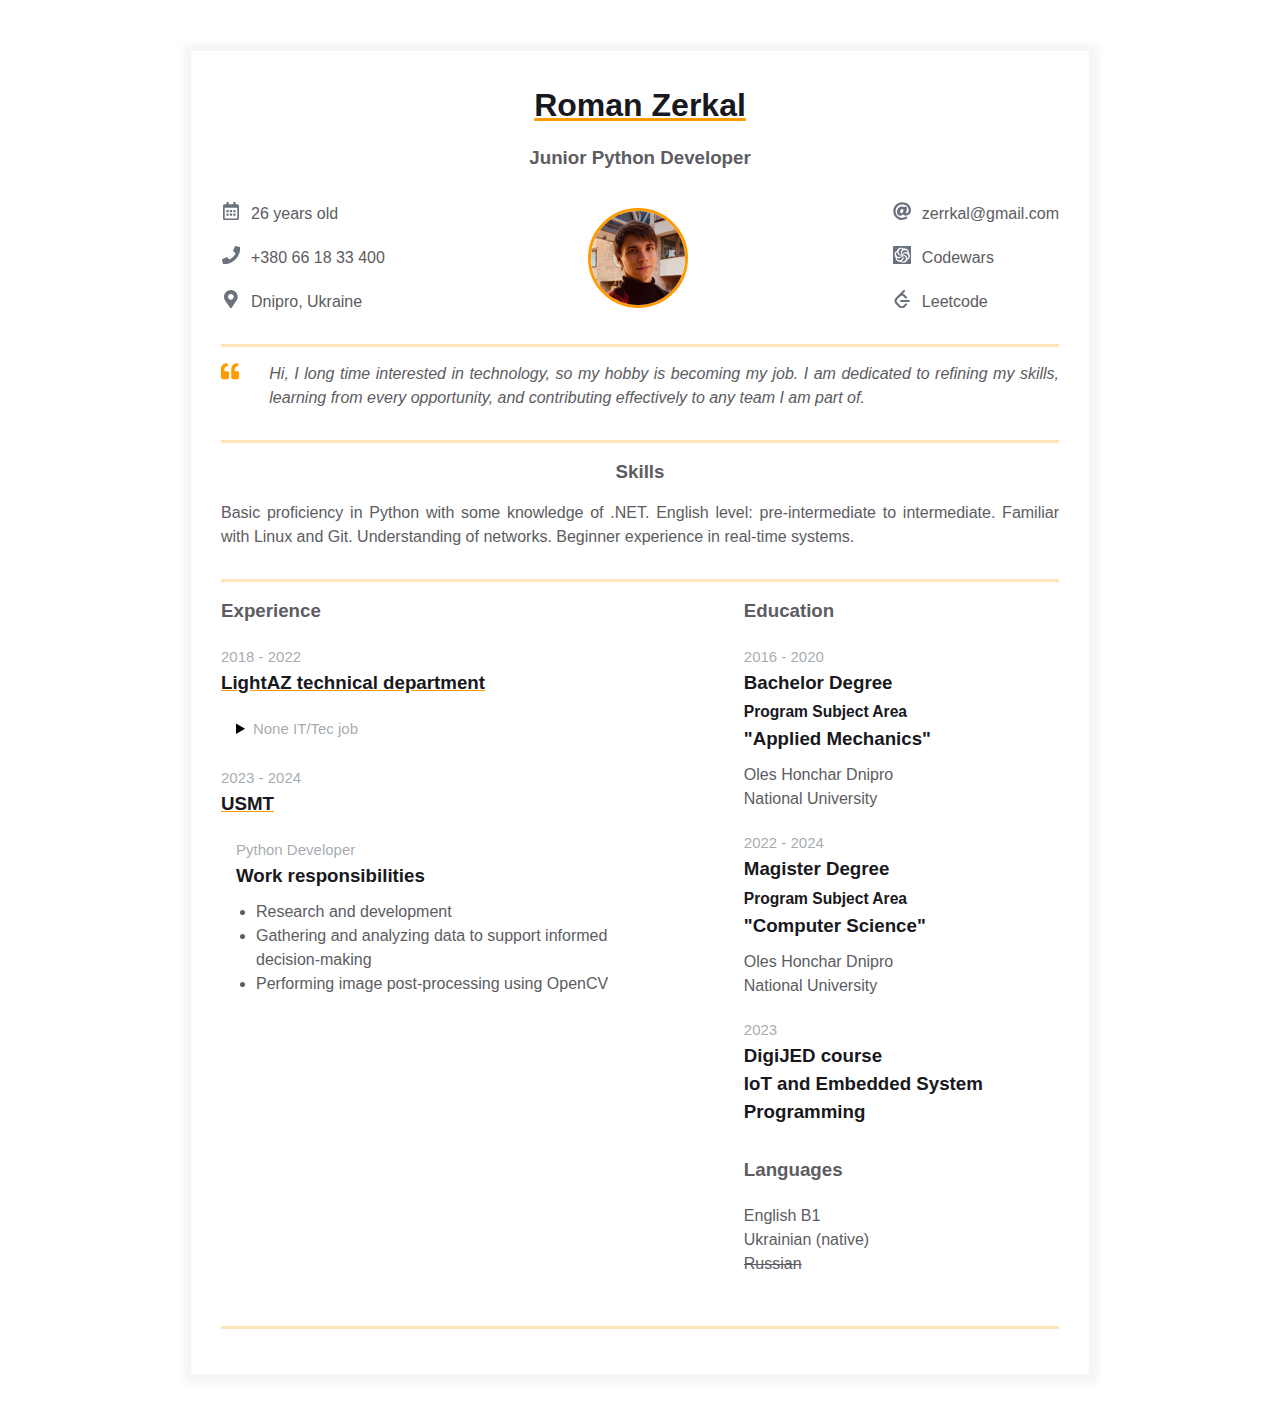
<file: index.html>
<!DOCTYPE html>
<html>
<head>
    <link rel="stylesheet" href="styles.css">
    <meta name="viewport" content="width=device-width, initial-scale=1" />
    <meta charset="UTF-8" />
    <title>Résumé</title>
</head>
<body>
    <main>
        <div class="resume">
            <div class="container">
                <div class="resume__block">
                    <h1 class="contact-info__header">Roman Zerkal</h1>
                    <h3 class="contact-info__sub-header">Junior Python Developer</h3>

                    <div class="contact_info_container fh">
                        <div class="contact-info__block">
                            <a href="" rel="author" class="contact-info__item">
                                <div class="contact-info__item-icon-wrapper">
                                    <svg class="contact-info__item-icon" xmlns="http://www.w3.org/2000/svg" viewBox="0 0 448 512">
                                        <path d="M148 288h-40c-6.6 0-12-5.4-12-12v-40c0-6.6 5.4-12 12-12h40c6.6 0 12 5.4 12 12v40c0 6.6-5.4 12-12 12zm108-12v-40c0-6.6-5.4-12-12-12h-40c-6.6 0-12 5.4-12 12v40c0 6.6 5.4 12 12 12h40c6.6 0 12-5.4 12-12zm96 0v-40c0-6.6-5.4-12-12-12h-40c-6.6 0-12 5.4-12 12v40c0 6.6 5.4 12 12 12h40c6.6 0 12-5.4 12-12zm-96 96v-40c0-6.6-5.4-12-12-12h-40c-6.6 0-12 5.4-12 12v40c0 6.6 5.4 12 12 12h40c6.6 0 12-5.4 12-12zm-96 0v-40c0-6.6-5.4-12-12-12h-40c-6.6 0-12 5.4-12 12v40c0 6.6 5.4 12 12 12h40c6.6 0 12-5.4 12-12zm192 0v-40c0-6.6-5.4-12-12-12h-40c-6.6 0-12 5.4-12 12v40c0 6.6 5.4 12 12 12h40c6.6 0 12-5.4 12-12zm96-260v352c0 26.5-21.5 48-48 48H48c-26.5 0-48-21.5-48-48V112c0-26.5 21.5-48 48-48h48V12c0-6.6 5.4-12 12-12h40c6.6 0 12 5.4 12 12v52h128V12c0-6.6 5.4-12 12-12h40c6.6 0 12 5.4 12 12v52h48c26.5 0 48 21.5 48 48zm-48 346V160H48v298c0 3.3 2.7 6 6 6h340c3.3 0 6-2.7 6-6z">
                                        </path>
                                </div>
                                <span>26 years old</span>
                            </a>
                            <a href="" rel="author" class="contact-info__item">
                                <div class="contact-info__item-icon-wrapper">
                                    <svg class="contact-info__item-icon" xmlns="http://www.w3.org/2000/svg" viewBox="0 0 512 512">
                                        <path d="M493.4 24.6l-104-24c-11.3-2.6-22.9 3.3-27.5 13.9l-48 112c-4.2 9.8-1.4 21.3 6.9 28l60.6 49.6c-36 76.7-98.9 140.5-177.2 177.2l-49.6-60.6c-6.8-8.3-18.2-11.1-28-6.9l-112 48C3.9 366.5-2 378.1.6 389.4l24 104C27.1 504.2 36.7 512 48 512c256.1 0 464-207.5 464-464 0-11.2-7.7-20.9-18.6-23.4z">
                                        </path>
                                    </svg>
                                </div>
                                <span>+380 66 18 33 400</span>
                            </a>
                            <a href="" rel="author" class="contact-info__item">
                                <div class="contact-info__item-icon-wrapper">
                                    <svg class="contact-info__item-icon" xmlns="http://www.w3.org/2000/svg" viewBox="0 0 384 512">
                                        <path d="M172.268 501.67C26.97 291.031 0 269.413 0 192 0 85.961 85.961 0 192 0s192 85.961 192 192c0 77.413-26.97 99.031-172.268 309.67-9.535 13.774-29.93 13.773-39.464 0zM192 272c44.183 0 80-35.817 80-80s-35.817-80-80-80-80 35.817-80 80 35.817 80 80 80z">
                                        </path>
                                    </svg>
                                </div>
                                <span>Dnipro, Ukraine</span>
                            </a>
                        </div>

                        <div class="contact-info__block contact-info__block--center">
                            <img class="contact-info__avatar" src="Avatar/avatar.png" alt="Avatar">
                        </div>
                        <div class="contact-info__block">
                            <a href="" rel="author" class="contact-info__item">
                                <div class="contact-info__item-icon-wrapper">
                                    <svg class="contact-info__item-icon" xmlns="http://www.w3.org/2000/svg" viewBox="0 0 512 512">
                                        <path d="M256 8C118.941 8 8 118.919 8 256c0 137.059 110.919 248 248 248 48.154 0 95.342-14.14 135.408-40.223 12.005-7.815 14.625-24.288 5.552-35.372l-10.177-12.433c-7.671-9.371-21.179-11.667-31.373-5.129C325.92 429.757 291.314 440 256 440c-101.458 0-184-82.542-184-184S154.542 72 256 72c100.139 0 184 57.619 184 160 0 38.786-21.093 79.742-58.17 83.693-17.349-.454-16.91-12.857-13.476-30.024l23.433-121.11C394.653 149.75 383.308 136 368.225 136h-44.981a13.518 13.518 0 0 0-13.432 11.993l-.01.092c-14.697-17.901-40.448-21.775-59.971-21.775-74.58 0-137.831 62.234-137.831 151.46 0 65.303 36.785 105.87 96 105.87 26.984 0 57.369-15.637 74.991-38.333 9.522 34.104 40.613 34.103 70.71 34.103C462.609 379.41 504 307.798 504 232 504 95.653 394.023 8 256 8zm-21.68 304.43c-22.249 0-36.07-15.623-36.07-40.771 0-44.993 30.779-72.729 58.63-72.729 22.292 0 35.601 15.241 35.601 40.77 0 45.061-33.875 72.73-58.161 72.73z">
                                        </path>
                                    </svg>
                                </div>
                                <span>zerrkal@gmail.com</span>
                            </a>
                            <a href="https://www.codewars.com/users/Bubaleh" target="_blank" rel="author" class="contact-info__item">
                                <div class="contact-info__item-icon-wrapper">
                                    <svg class="contact-info__item-icon" xmlns="http://www.w3.org/2000/svg" viewBox="0 0 24 24">
                                        <path d="M1.072.142A1.072 1.072 0 0 0 0 1.214v21.572a1.072 1.072 0 0 0 1.072 1.072h21.856A1.072 1.072 0 0 0 24 22.786V1.214A1.072 1.072 0 0 0 22.928.142zm9.736 1.818a.904.904 0 0 1 .828.539.784.784 0 0 1 1.274.493.639.639 0 0 1 .29-.06c.33.008.59.262.625.575a1.322 1.322 0 0 1 .624-.515 1.325 1.325 0 0 1 1.718.71 1.098 1.098 0 0 1 .306-.236 1.102 1.102 0 0 1 1.483.479 1.094 1.094 0 0 1 .12.47.994.994 0 0 1 1.322 1.214.904.904 0 0 1 .874 1.438.784.784 0 0 1 .176 1.356.639.639 0 0 1 .19.224.642.642 0 0 1-.011.613 1.326 1.326 0 0 1 .482.235 1.334 1.334 0 0 1 .258 1.842 1.098 1.098 0 0 1 .35.15 1.102 1.102 0 0 1 .337 1.516 1.094 1.094 0 0 1-.344.344.994.994 0 0 1 .228 1.318 1.006 1.006 0 0 1-.605.434.904.904 0 0 1-.803 1.482.814.814 0 0 0-.008-.04.784.784 0 0 1-1.075.873.639.639 0 0 1-.098.28.625.625 0 0 1-.43.288 1.33 1.33 0 0 1 .023.456 1.334 1.334 0 0 1-1.44 1.173 1.098 1.098 0 0 1 .054.377 1.102 1.102 0 0 1-1.128 1.072 1.098 1.098 0 0 1-.47-.12.994.994 0 0 1-1.696.583.904.904 0 0 1-1.685.075.784.784 0 0 1-1.274-.493.639.639 0 0 1-.29.064.64.64 0 0 1-.621-.58l.004-.007a1.326 1.326 0 0 1-.632.523 1.334 1.334 0 0 1-1.718-.706 1.098 1.098 0 0 1-.306.232 1.102 1.102 0 0 1-1.48-.478 1.094 1.094 0 0 1-.123-.471.994.994 0 0 1-1.318-1.21.904.904 0 0 1-.874-1.442.784.784 0 0 1-.176-1.356.639.639 0 0 1-.194-.224.642.642 0 0 1 .011-.61l.019.004a1.326 1.326 0 0 1-.497-.239 1.334 1.334 0 0 1-.262-1.845 1.098 1.098 0 0 1-.35-.146 1.102 1.102 0 0 1-.337-1.52 1.094 1.094 0 0 1 .347-.34A.994.994 0 0 1 2.88 9a.904.904 0 0 1 .803-1.48.784.784 0 0 1 1.083-.836.639.639 0 0 1 .098-.28.649.649 0 0 1 .433-.288 1.33 1.33 0 0 1-.026-.452A1.334 1.334 0 0 1 6.716 4.49a1.098 1.098 0 0 1-.06-.377 1.101 1.101 0 0 1 1.13-1.073 1.094 1.094 0 0 1 .47.115.994.994 0 0 1 1.696-.579.904.904 0 0 1 .857-.617zM3.683 7.519a.784.784 0 0 0 .008.041l-.004-.04a.904.904 0 0 0-.004-.001zM17.502 19.61a1.098 1.098 0 0 0-.002-.004h-.037a1.334 1.334 0 0 0 .039.004zM13.825 3.507a1.322 1.322 0 0 0-.008.012l.008-.011zm-2.369-.014-.003.003a.9.9 0 0 1-.665.27.896.896 0 0 1-.583-.232.994.994 0 0 1-.986.732.99.99 0 0 1-.362-.075 1.098 1.098 0 0 1-1.061 1.046 1.326 1.326 0 0 1 .123.736 1.334 1.334 0 0 1-.725 1.035 1.1 1.1 0 0 1 .307.795 1.106 1.106 0 0 1-.232.65c.321.18.53.523.523.915a1.016 1.016 0 0 1-.07.337.915.915 0 0 1 .82.937.923.923 0 0 1-.01.138.74.74 0 0 1 .157-.01c.343.007.627.25.702.57a.661.661 0 0 1 .38-.111c.31.007.561.224.632.511a.418.418 0 0 1 .381-.015 1.352 1.352 0 0 1 .303-.63.418.418 0 0 1-.12-.143.422.422 0 0 1 .004-.392.665.665 0 0 1-.325-1.117.736.736 0 0 1-.359-.336.74.74 0 0 1 .385-1.023.747.747 0 0 0-.06.026.915.915 0 0 1-.201-.262.915.915 0 0 1 .623-1.315V6.53a1.02 1.02 0 0 1 .437-1.371 1.012 1.012 0 0 1 .553-.112 1.11 1.11 0 0 1 .598-1.054 1.12 1.12 0 0 1 .06-.026.642.642 0 0 1-.109-.21.784.784 0 0 1-.455.132.784.784 0 0 1-.662-.396zm4.573 1.512a1.326 1.326 0 0 1-.587.46 1.334 1.334 0 0 1-1.255-.142v-.011a1.11 1.11 0 0 1-.553.66 1.106 1.106 0 0 1-.683.113 1.02 1.02 0 0 1-.553.889 1.016 1.016 0 0 1-.329.105.918.918 0 0 1-.43 1.169.923.923 0 0 1-.127.056.74.74 0 0 1 .086.13.738.738 0 0 1-.168.89.661.661 0 0 1 .28.283.655.655 0 0 1-.149.796.418.418 0 0 1 .153.164c.019.034.03.068.038.101a1.356 1.356 0 0 1 .672-.015.422.422 0 0 1 .056-.142.422.422 0 0 1 .34-.194.665.665 0 0 1 .796-.848.736.736 0 0 1 .112-.478.733.733 0 0 1 1.016-.224.915.915 0 0 1 .127-.306.915.915 0 0 1 1.27-.28.915.915 0 0 1 .179.153 1.02 1.02 0 0 1 1.408-.314 1.012 1.012 0 0 1 .374.422c.355-.24.833-.261 1.214-.015a1.11 1.11 0 0 1 .209.172.642.642 0 0 1 .082-.108.784.784 0 0 1-.332-.337.784.784 0 0 1 .03-.77.9.9 0 0 1-.553-.455.896.896 0 0 1-.075-.624.994.994 0 0 1-1.117-.511.994.994 0 0 1-.104-.359 1.098 1.098 0 0 1-1.427-.43zM5.249 7.37a.784.784 0 0 1-.124.46.784.784 0 0 1-.68.362c.06.235.026.49-.112.71a.896.896 0 0 1-.5.377c.31.325.373.829.12 1.225a.99.99 0 0 1-.255.269 1.098 1.098 0 0 1 .351 1.45 1.326 1.326 0 0 1 .691.276 1.334 1.334 0 0 1 .512 1.154c.28-.064.579-.019.84.15a1.106 1.106 0 0 1 .438.53 1.02 1.02 0 0 1 1.05.03 1.016 1.016 0 0 1 .257.231.914.914 0 0 1 1.225-.224.919.919 0 0 1 .112.086.74.74 0 0 1 .071-.142.74.74 0 0 1 .852-.306.661.661 0 0 1 .1-.381.664.664 0 0 1 .763-.273.418.418 0 0 1 .246-.373 1.36 1.36 0 0 1-.358-.523v-.008a.418.418 0 0 1-.25.075.422.422 0 0 1-.344-.19.665.665 0 0 1-1.132-.243.736.736 0 0 1-.47.149.733.733 0 0 1-.718-.755.915.915 0 0 1-.329.049.915.915 0 0 1-.855-1.177h-.004a1.016 1.016 0 0 1-.993-1.042 1.012 1.012 0 0 1 .168-.534 1.11 1.11 0 0 1-.64-1.035 1.11 1.11 0 0 1 .068-.358.65.65 0 0 1-.1-.019zm11.127 2.133a.913.913 0 0 1-1.225.224.926.926 0 0 1-.112-.082.74.74 0 0 1-.067.142.74.74 0 0 1-.852.302.661.661 0 0 1-.105.385.662.662 0 0 1-.762.277.418.418 0 0 1-.063.212.426.426 0 0 1-.075.086 1.356 1.356 0 0 1 .314.564.418.418 0 0 1 .187-.04.422.422 0 0 1 .343.194.665.665 0 0 1 1.136.242.736.736 0 0 1 .467-.153c.41.008.728.348.72.755a.74.74 0 0 1 0 .008v-.005a.915.915 0 0 1 .326-.052.915.915 0 0 1 .896.941.919.919 0 0 1-.037.236c.564.015 1.008.482.993 1.046a1.012 1.012 0 0 1-.168.534 1.11 1.11 0 0 1 .647 1.035 1.11 1.11 0 0 1-.075.362l.004-.007.1.018a.784.784 0 0 1 .124-.46.784.784 0 0 1 .68-.362.9.9 0 0 1 .112-.71.896.896 0 0 1 .504-.373.994.994 0 0 1-.123-1.225.99.99 0 0 1 .257-.269 1.098 1.098 0 0 1-.35-1.453 1.326 1.326 0 0 1-.696-.273h-.003a1.334 1.334 0 0 1-.512-1.158 1.082 1.082 0 0 1-.837-.145 1.106 1.106 0 0 1-.44-.535 1.02 1.02 0 0 1-1.05-.026 1.016 1.016 0 0 1-.258-.235zm-.094 3.116-.007.066a.74.74 0 0 0 .007-.066zm-2.864-.259a1.36 1.36 0 0 1-.363.598.418.418 0 0 1 .194.187.422.422 0 0 1-.007.396.665.665 0 0 1 .329 1.113.736.736 0 0 1 .358.336.739.739 0 0 1-.32.994.915.915 0 0 1 .197.261.91.91 0 0 1-.396 1.233.919.919 0 0 1-.224.082v.004a1.02 1.02 0 0 1-.44 1.374 1.012 1.012 0 0 1-.55.109 1.11 1.11 0 0 1-.661 1.083.642.642 0 0 1 .112.21.026.026 0 0 1-.004 0v.003a.784.784 0 0 1 .456-.134.784.784 0 0 1 .661.392.9.9 0 0 1 .665-.27.896.896 0 0 1 .587.236.994.994 0 0 1 .982-.736.99.99 0 0 1 .362.079v.022a1.1 1.1 0 0 1 1.061-1.072 1.326 1.326 0 0 1-.123-.736c.056-.46.34-.837.725-1.035l.003.004a1.102 1.102 0 0 1-.31-.795 1.106 1.106 0 0 1 .232-.654 1.02 1.02 0 0 1-.452-1.251.915.915 0 0 1-.822-.934.923.923 0 0 1 .011-.142.74.74 0 0 1-.157.015.74.74 0 0 1-.698-.572.661.661 0 0 1-.385.112.667.667 0 0 1-.627-.512.418.418 0 0 1-.217.053.418.418 0 0 1-.18-.045zm-.964.93a1.36 1.36 0 0 1-.336.042c-.112 0-.22-.012-.322-.038a.418.418 0 0 1-.06.295.422.422 0 0 1-.343.195.665.665 0 0 1-.792.844.736.736 0 0 1-.112.478.74.74 0 0 1-1.02.224.915.915 0 0 1-.127.306.915.915 0 0 1-1.266.28.919.919 0 0 1-.183-.153v.004a1.02 1.02 0 0 1-1.408.31 1.012 1.012 0 0 1-.374-.418c-.355.239-.83.261-1.214.015a1.113 1.113 0 0 1-.21-.172.65.65 0 0 1-.081.105.784.784 0 0 1 .336.336.784.784 0 0 1-.034.77.89.89 0 0 1 .553.455.896.896 0 0 1 .075.624.994.994 0 0 1 1.12.515.99.99 0 0 1 .101.355 1.098 1.098 0 0 1 1.431.43 1.326 1.326 0 0 1 .587-.46c.43-.172.896-.104 1.255.142a1.106 1.106 0 0 1 .549-.65 1.106 1.106 0 0 1 .683-.108 1.02 1.02 0 0 1 .553-.893 1.02 1.02 0 0 1 .333-.104.916.916 0 0 1 .425-1.17.919.919 0 0 1 .131-.052.736.736 0 0 1-.09-.134.738.738 0 0 1 .169-.886.661.661 0 0 1-.28-.284.67.67 0 0 1 .149-.799.418.418 0 0 1-.15-.164.418.418 0 0 1-.048-.24z">
                                        </path>
                                    </svg>
                                </div>
                                <span>Codewars</span>
                            </a>
                            <a href="https://leetcode.com/Zerrkal/" target="_blank" rel="author" class="contact-info__item">
                                <div class="contact-info__item-icon-wrapper">
                                    <svg class="contact-info__item-icon" xmlns="http://www.w3.org/2000/svg" viewBox="0 0 24 24">
                                        <path d= "M16.102 17.93l-2.697 2.607c-.466.467-1.111.662-1.823.662s-1.357-.195-1.824-.662l-4.332-4.363c-.467-.467-.702-1.15-.702-1.863s.235-1.357.702-1.824l4.319-4.38c.467-.467 1.125-.645 1.837-.645s1.357.195 1.823.662l2.697 2.606c.514.515 1.365.497 1.9-.038.535-.536.553-1.387.039-1.901l-2.609-2.636a5.055 5.055 0 0 0-2.445-1.337l2.467-2.503c.516-.514.498-1.366-.037-1.901-.535-.535-1.387-.552-1.902-.038l-10.1 10.101c-.981.982-1.494 2.337-1.494 3.835 0 1.498.513 2.895 1.494 3.875l4.347 4.361c.981.979 2.337 1.452 3.834 1.452s2.853-.512 3.835-1.494l2.609-2.637c.514-.514.496-1.365-.039-1.9s-1.386-.553-1.899-.039zM20.811 13.01H10.666c-.702 0-1.27.604-1.27 1.346s.568 1.346 1.27 1.346h10.145c.701 0 1.27-.604 1.27-1.346s-.569-1.346-1.27-1.346z">
                                        </path>
                                    </svg>
                                </div>
                                <span>Leetcode</span>
                            </a>
                        </div>
                    </div>
                </div>
            </div>
            <div>
                <div class="container">
                    <div class="resume__block">
                        <div class="intro">
                            <div class="intro__icon-wrapper">
                                <svg class="intro__icon" xmlns="http://www.w3.org/2000/svg" viewBox="0 0 512 512">
                                    <path d="M464 256h-80v-64c0-35.3 28.7-64 64-64h8c13.3 0 24-10.7 24-24V56c0-13.3-10.7-24-24-24h-8c-88.4 0-160 71.6-160 160v240c0 26.5 21.5 48 48 48h128c26.5 0 48-21.5 48-48V304c0-26.5-21.5-48-48-48zm-288 0H96v-64c0-35.3 28.7-64 64-64h8c13.3 0 24-10.7 24-24V56c0-13.3-10.7-24-24-24h-8C71.6 32 0 103.6 0 192v240c0 26.5 21.5 48 48 48h128c26.5 0 48-21.5 48-48V304c0-26.5-21.5-48-48-48z">
                                    </path>
                                </svg>
                            </div>
                            <p class="intro_text">
                                <em>
                                    Hi, I long time interested in technology,
                                    so my hobby is becoming my job.
                                    I am dedicated to refining my skills, learning from every opportunity, 
                                    and contributing effectively to any team I am part of.
                                </em>
                            </p>
                        </div>
                    </div>
                </div>
            </div>
            <div>
                <div class="container">
                    <div class="resume__block">
                        <div class="skills">
                            <h3 class="skills__header">Skills</h3>
                            <p class="skills__text">
                                Basic proficiency in Python with some knowledge of .NET. English level: pre-intermediate to intermediate. 
                                Familiar with Linux and Git. Understanding of networks. Beginner experience in real-time systems.
                            </p>
                        </div>
                    </div>
                </div>
            </div>
            <div>
                <div class="container">
                    <div class="resume__block">
                        <div class="main-info fh">
                            <div class="experiences">
                                <div class="experiences">
                                    <h3 class="experiences__header">Experience</h3>
                                    <div class="experiences__company">
                                        <div class="experiences__company-header">
                                            <span class="experiences__company-header-durability">2018 - 2022</span>
                                            <h3 class="experiences__company-header-name">
                                                LightAZ technical department<br>
                                            </h3>
                                        </div>
                                            
                                        <div class="experiences__company-project">
                                            <details class="spoiler">
                                                <summary>
                                                    <span class="experiences__company-project-role">None IT/Tec job</span>
                                                </summary>
                                                <div class="spoiler__content">
                                                    <span class="experiences__company-project-role">
                                                        Manager of information<br>
                                                        in LightAZ
                                                    </span>
                                                    <h3 class="experiences__company-project-name">Work responsibilities</h3>
                                                    <ul class="experiences__company-project-responsibilities">
                                                        <li>Worked with specification sheets and drawings</li>
                                                        <li>Making logic for products by using admin page of website</li>
                                                        <li>Making goodlooking description and photo for products</li>
                                                        <li>Categorizing products</li>
                                                    </ul>
                                                </div>
                                            </details>
                                        </div>
                                    </div>

                                    <div class="experiences__company">
                                        <div class="experiences__company-header">
                                            <span class="experiences__company-header-durability">2023 - 2024</span>
                                            <h3 class="experiences__company-header-name">
                                                USMT<br>
                                            </h3>
                                        </div>
                                        <div class="experiences__company-project">
                                            <span class="experiences__company-project-role">
                                                Python Developer 
                                            </span>
                                            <h3 class="experiences__company-project-name">Work responsibilities</h3>
                                            <ul class="experiences__company-project-responsibilities">
                                                <li>Research and development</li>
                                                <li>Gathering and analyzing data to support informed decision-making</li>
                                                <li>Performing image post-processing using OpenCV</li>
                                            </ul>
                                        </div>
                                    </div>

                                </div>
                            </div>
                            <div class="additional-info fv">
                                <div class="additional-info fv">
                                    <div class="additional-info__education">
                                        <h3 class="additional-info__education-header">Education</h3>
                                        <div class="additional-info__education-university">
                                            <span class="additional-info__education-university-durability">2016 - 2020</span>
                                            <h3 class="additional-info__education-university-speciality">
                                                Bachelor Degree<br>
                                                <small>Program Subject Area</small><br> "Applied Mechanics"
                                            </h3>
                                            <p class="additional-info__education-university-name">
                                                Oles Honchar Dnipro<br>
                                                National University
                                            </p>
                                        </div>
                                    </div>

                                    <div class="additional-info__education">
                                        <div class="additional-info__education-university">
                                            <span class="additional-info__education-university-durability">2022 - 2024</span>
                                            <h3 class="additional-info__education-university-speciality">
                                                Magister Degree<br>
                                                <small>Program Subject Area</small><br> "Computer Science"
                                            </h3>
                                            <p class="additional-info__education-university-name">
                                                Oles Honchar Dnipro<br>
                                                National University
                                            </p>
                                        </div>

                                    </div>

                                    <div class="additional-info__education">
                                        <div class="additional-info__education-university">
                                            <span class="additional-info__education-university-durability">2023</span>
                                            <h3 class="additional-info__education-university-speciality">
                                                DigiJED course <br>
                                                IoT and Embedded System Programming
                                            </h3>
                                        </div>
                                    </div>

                                    <div class="additional-info__languages">
                                        <h3 class="additional-info__languages-header">Languages</h3>
                                        <p class="additional-info__languages-item">
                                            English B1
                                        </p>
                                        <p class="additional-info__languages-item">
                                            Ukrainian (native)
                                        </p>
                                        <p class="additional-info__languages-item">
                                            <s>Russian</s>
                                        </p>
                                    </div>
                                </div>
                            </div>
                        </div>
                    </div>
                </div>
            </div>
        </div>
    </main>
</body>
</html>
</file>
<file: styles.css>
* {
    margin: 0;
    padding: 0;
    box-sizing: border-box;
}

body {
    font-family: Arial, Helvetica, sans-serif;
    line-height: 1.5;

    --primary-text-color: #181820;
    --secondary-text-color: #5c5c62;
    --durability-text-color: #6a737d9c;
    --icon-color: #6a737d;
    --border-color: #ff9a0045;
    --text-decoration-color: #ff9a00;
}

.container {
    margin: 0 auto;
    padding: 0 30px;
    max-width: 900px;
}

.fh {
    display: flex;
    flex-direction: row;
    justify-content: space-between;
}

.fv {
    display: flex;
    flex-direction: column;
    justify-content: space-between;
}

.resume {
    margin: 50px auto;
    border: 1px solid #f5f5f5;
    box-shadow: 1px 1px 7px 7px #f5f5f5;
    padding: 30px 0;
    max-width: 900px;
}

.resume__block {
    border-bottom: 3px solid var(--border-color);
    padding-bottom: 30px;
    margin-bottom: 15px;
}

@media screen and (max-width: 576px) {

    .main-info,
    .contact_info_container {
        flex-direction: column;
    }

    .contact_info_container {
        align-items: center;
    }

    .contact-info__block:not(:last-child) {
        margin-bottom: 20px;
    }

    .experiences {
        margin-right: 0;
    }
}

.contact-info__header,
.contact-info__sub-header {
    text-align: center;
}

.contact-info__header {
    color: var(--primary-text-color);
    margin-bottom: 15px;
    text-decoration-color: var(--text-decoration-color);
    text-decoration-line: underline;
}

.contact-info__sub-header {
    color: var(--secondary-text-color);
    margin-bottom: 30px;
}

.contact-info__block {
    display: flex;
    flex-direction: column;
    justify-content: space-between;
}

.contact-info__block--center {
    justify-content: center;
}

.contact-info__item {
    color: var(--secondary-text-color);
    text-decoration: none;
    display: flex;
    justify-content: start;
}

.contact-info__item:not(:last-child) {
    margin-bottom: 20px;
}

.contact-info__item-icon-wrapper {
    margin-right: 10px;
    width: 20px;
    display: flex;
    justify-content: center;
}

.contact-info__item-icon path {
    fill: var(--icon-color);
}

.contact-info__item-icon {
    height: 1.1428rem;
    vertical-align: text-bottom;
}

.contact-info__avatar {
    border-radius: 50%;
    width: 100px;
    height: 100px;
    object-fit: cover;
    border: 3px solid;
    border-color: var(--text-decoration-color);
}

.intro {
    display: flex;
    justify-content: start;
}

.intro__icon-wrapper {
    margin-right: 30px;
    width: 30px;
    display: flex;
    justify-content: center;
}

.intro__icon {
    height: 1.1428rem;
    vertical-align: text-bottom;
}

.intro__icon path {
    fill: var(--text-decoration-color);
}

.intro_text {
    color: var(--secondary-text-color);
    text-align: justify;
}

.skills__header {
    color: var(--secondary-text-color);
    text-align: center;
    margin-bottom: 15px;
}

.skills__text {
    color: var(--secondary-text-color);
    text-align: justify;
}

.experiences {
    flex: 1 1 60%;
    margin-right: 50px;
}

.experiences__header {
    color: var(--secondary-text-color);
    text-align: left;
    margin-bottom: 20px;
}

.experiences__company-header-durability {
    color: var(--durability-text-color);
    text-align: left;
    margin-bottom: 10px;
    font-size: 15px;
}

.experiences__company-header-name {
    color: var(--primary-text-color);
    text-decoration-color: var(--text-decoration-color);
    text-decoration-line: underline;
    text-align: left;
    margin-bottom: 20px;
}

.experiences__company-project {
    margin-left: 15px;
    margin-bottom: 25px;
}

.experiences__company-project-role {
    color: var(--durability-text-color);
    text-align: left;
    margin-bottom: 10px;
    font-size: 15px;
}

.experiences__company-project-name {
    color: var(--primary-text-color);
    text-align: left;
    margin-bottom: 10px;
}

.experiences__company-project-responsibilities {
    color: var(--secondary-text-color);
    padding-left: 20px;
}

.additional-info {
    flex: 1 1 40%;
}

.additional-info__education {
    margin-bottom: 20px;
}

.additional-info__education-header {
    color: var(--secondary-text-color);
    text-align: left;
    margin-bottom: 20px;
}

.additional-info__education-university-durability {
    color: var(--durability-text-color);
    text-align: left;
    margin-bottom: 10px;
    font-size: 15px;
}

.additional-info__education-university-speciality {
    color: var(--primary-text-color);
    text-align: left;
    margin-bottom: 10px;
}

.additional-info__education-university-name {
    color: var(--secondary-text-color);
}

.additional-info__languages {
    margin-bottom: 20px;
}

.additional-info__languages-header {
    color: var(--secondary-text-color);
    text-align: left;
    margin-bottom: 20px;
}

.additional-info__languages-item {
    color: var(--secondary-text-color);
}

.timeline-info__header {
    color: var(--secondary-text-color);
    text-align: center;
    margin-bottom: 15px;
}

.timeline-info__text {
    color: var(--primary-text-color);
    text-align: justify;
}

.timeline-info__gif {
    width: 255px;
    height: 184px;
    text-align: center;
}
</file>
